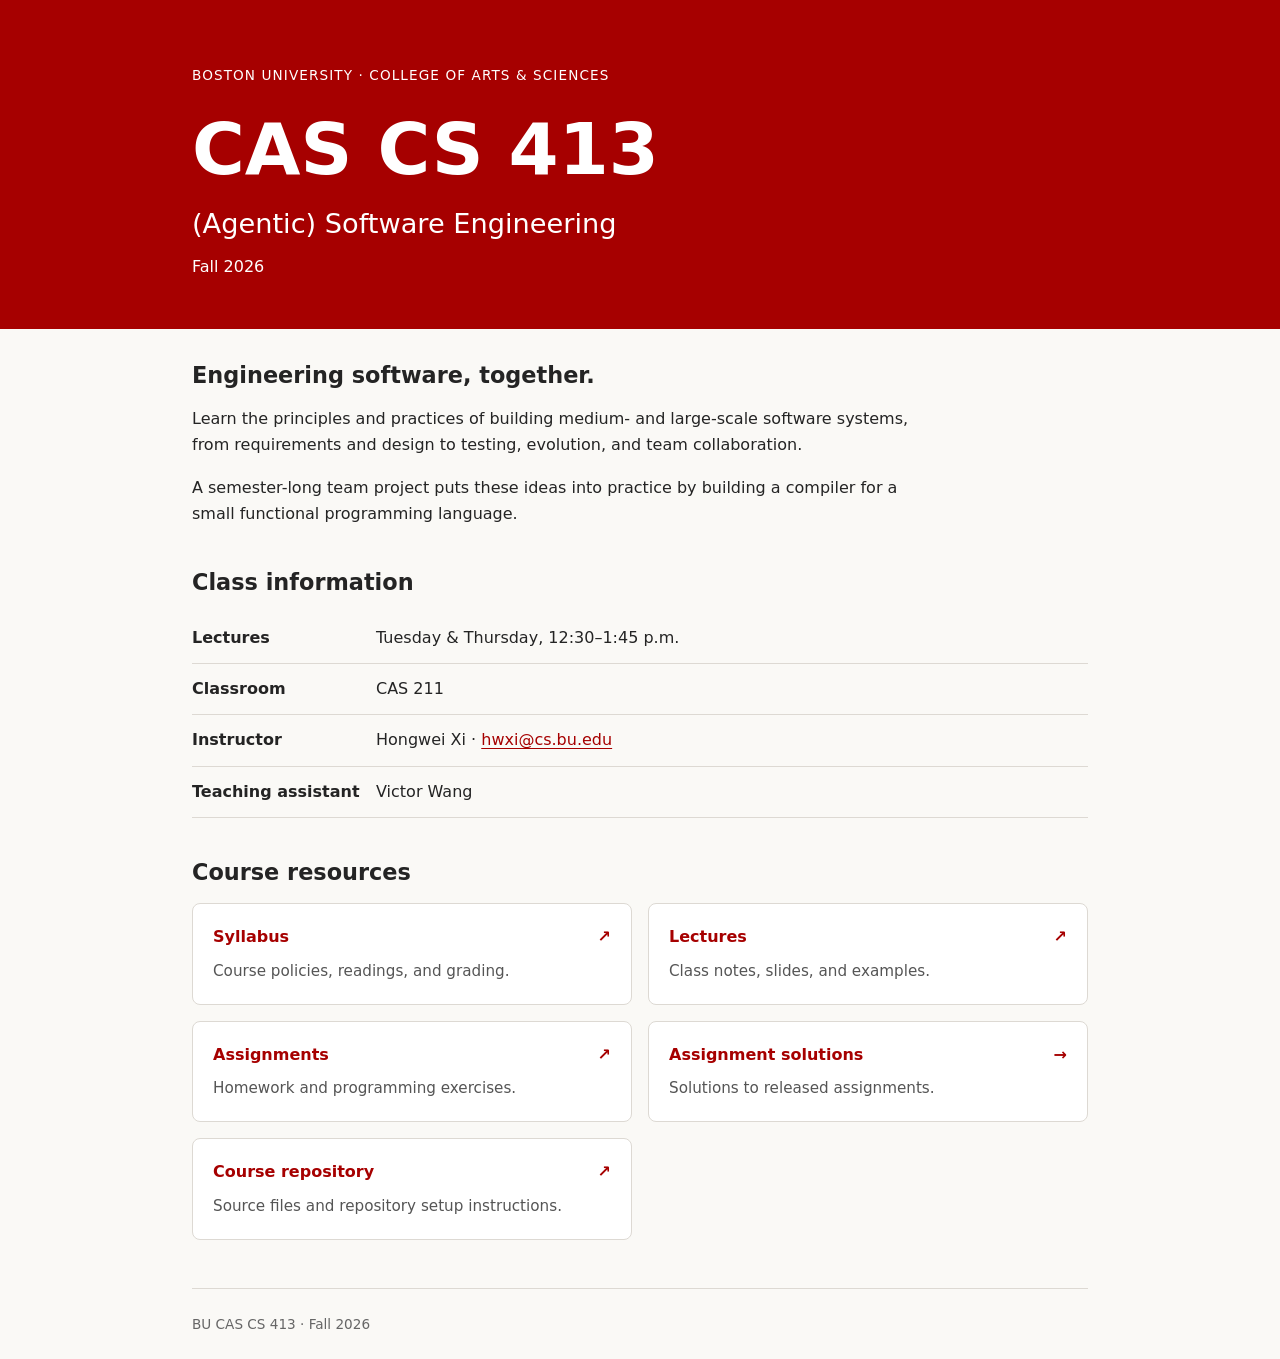
<file: public/index.html>
<!doctype html>
<html lang="en">
<head>
  <meta charset="utf-8">
  <meta name="viewport" content="width=device-width, initial-scale=1">
  <meta name="description" content="Boston University CAS CS 413: (Agentic) Software Engineering, Fall 2026. Course information, syllabus, lectures, and assignments.">
  <title>BU CAS CS 413 · Fall 2026</title>
  <link rel="stylesheet" href="styles.css">
</head>
<body>
  <header>
    <div class="container">
      <p class="eyebrow">Boston University · College of Arts &amp; Sciences</p>
      <h1>CAS CS 413</h1>
      <p class="subtitle">(Agentic) Software Engineering</p>
      <p>Fall 2026</p>
    </div>
  </header>
  <main class="container">
    <section aria-labelledby="about">
      <h2 id="about">Engineering software, together.</h2>
      <p>Learn the principles and practices of building medium- and large-scale
        software systems, from requirements and design to testing, evolution,
        and team collaboration.</p>
      <p>A semester-long team project puts these ideas into practice by building
        a compiler for a small functional programming language.</p>
    </section>
    <section aria-labelledby="details">
      <h2 id="details">Class information</h2>
      <dl>
        <div><dt>Lectures</dt><dd>Tuesday &amp; Thursday, 12:30–1:45 p.m.</dd></div>
        <div><dt>Classroom</dt><dd>CAS 211</dd></div>
        <div><dt>Instructor</dt><dd>Hongwei Xi · <a href="mailto:hwxi@cs.bu.edu">hwxi@cs.bu.edu</a></dd></div>
        <div><dt>Teaching assistant</dt><dd>Victor Wang</dd></div>
      </dl>
    </section>
    <nav aria-label="Course resources">
      <h2>Course resources</h2>
      <div class="resources">
        <a href="https://github.com/hwxi/CS413-2026-Fall/blob/main/admin/syllabus.pdf"><strong>Syllabus <span aria-hidden="true">↗</span></strong><span>Course policies, readings, and grading.</span></a>
        <a href="https://github.com/hwxi/CS413-2026-Fall/tree/main/lectures"><strong>Lectures <span aria-hidden="true">↗</span></strong><span>Class notes, slides, and examples.</span></a>
        <a href="https://github.com/hwxi/CS413-2026-Fall/tree/main/assigns"><strong>Assignments <span aria-hidden="true">↗</span></strong><span>Homework and programming exercises.</span></a>
        <a href="solutions.html"><strong>Assignment solutions <span aria-hidden="true">→</span></strong><span>Solutions to released assignments.</span></a>
        <a href="https://github.com/hwxi/CS413-2026-Fall"><strong>Course repository <span aria-hidden="true">↗</span></strong><span>Source files and repository setup instructions.</span></a>
      </div>
    </nav>
  </main>
  <footer class="container">BU CAS CS 413 · Fall 2026</footer>
</body>
</html>
</file>
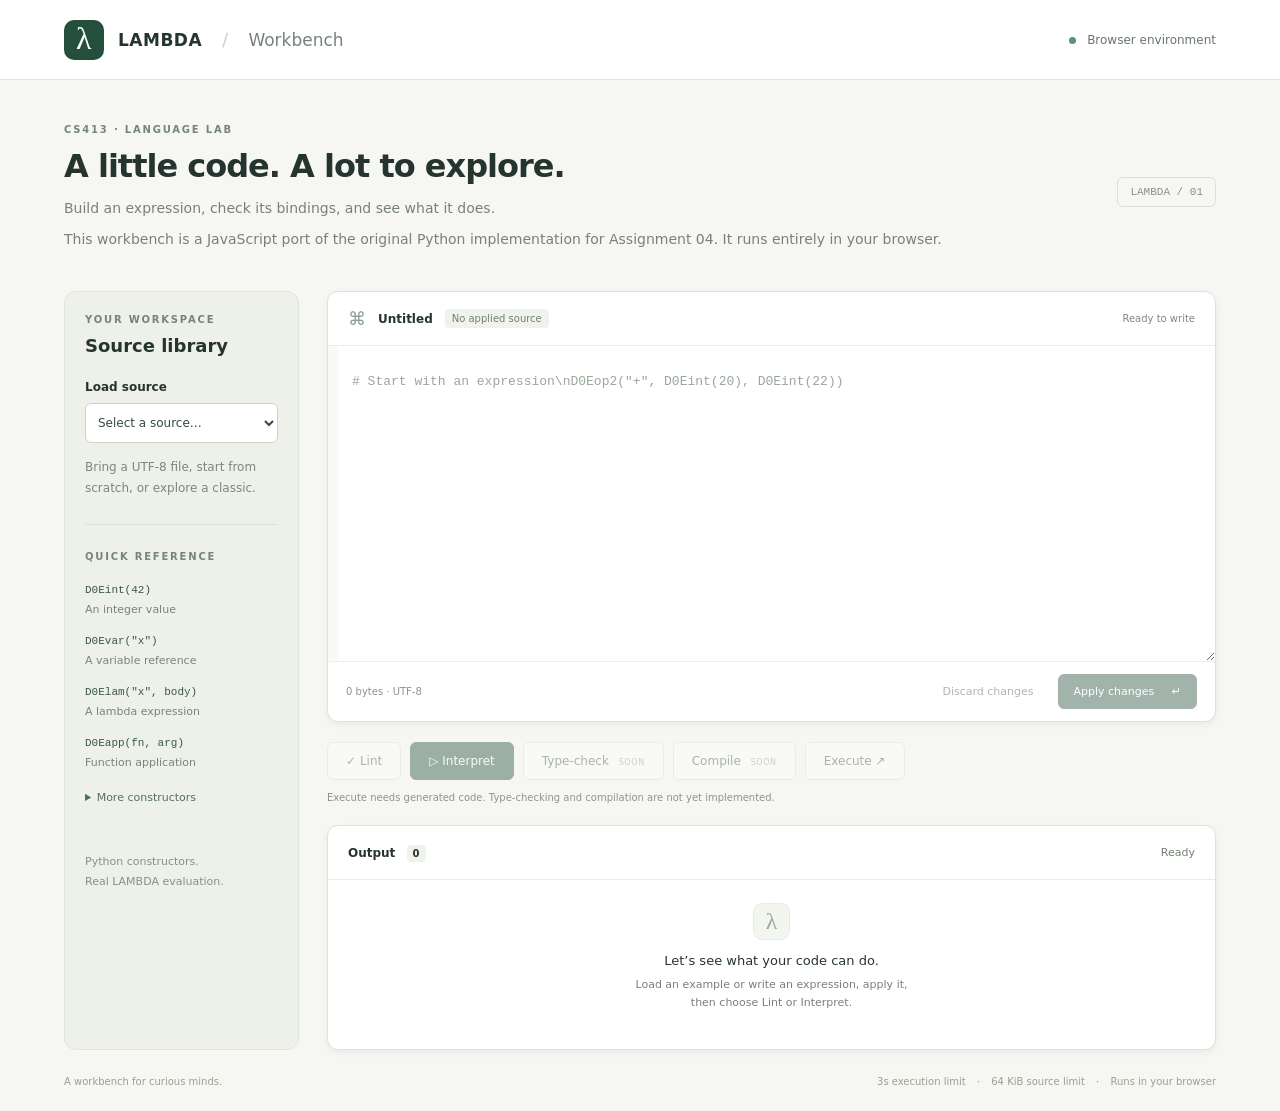
<file: public/Solution04/static/index.html>
<!doctype html>
<html lang="en">
<head><meta charset="utf-8"><meta name="viewport" content="width=device-width,initial-scale=1"><title>LAMBDA · Workbench</title><link rel="stylesheet" href="style.css"></head>
<body>
<header><a class="brand" href="./" aria-label="LAMBDA home"><span class="logo">λ</span> LAMBDA <span class="divider">/</span> <span class="muted">Workbench</span></a><span class="local"><i></i> Browser environment</span></header>
<main>
<div class="intro"><div><div class="eyebrow">CS413 · LANGUAGE LAB</div><h1>A little code. A lot to explore.</h1><p>Build an expression, check its bindings, and see what it does.</p><p>This workbench is a JavaScript port of the original Python implementation for Assignment 04. It runs entirely in your browser.</p></div><span class="version">LAMBDA / 01</span></div>
<div class="workspace">
<aside><div class="eyebrow">YOUR WORKSPACE</div><h2>Source library</h2><label for="load">Load source</label><select id="load"><option value="">Select a source…</option><option value="file">Choose File…</option><option value="manual">Manual input</option><option value="Factorial">Factorial (canned)</option><option value="Fibonacci">Fibonacci (canned)</option><option value="Arithmetic">Arithmetic</option><option value="Undeclared">Undeclared variable</option><option value="Runtime-error">Runtime error</option></select><input hidden type="file" id="file" accept=".py,.txt,.lambda"><div class="library-note">Bring a UTF-8 file, start from scratch, or explore a classic.</div><div class="side-rule"></div><div class="eyebrow">QUICK REFERENCE</div><dl><dt>D0Eint(42)</dt><dd>An integer value</dd><dt>D0Evar("x")</dt><dd>A variable reference</dd><dt>D0Elam("x", body)</dt><dd>A lambda expression</dd><dt>D0Eapp(fn, arg)</dt><dd>Function application</dd></dl><details><summary>More constructors</summary><p class="reference">D0Ebtf(bool)<br>D0Eop1(op, a)<br>D0Eop2(op, a, b)<br>D0Efix(name, param, body)<br>D0Eif0(test, yes, no)<br>D0Elet(name, value, body)<br>D0Epair(a, b)<br>D0Epfst(pair)<br>D0Epsnd(pair)</p></details><div class="side-bottom">Python constructors.<br>Real LAMBDA evaluation.</div></aside>
<section class="desk"><div class="panel editor-panel"><div class="panel-head"><div><span class="tiny-icon">⌘</span> <strong id="source-name">Untitled</strong><span class="badge" id="revision">No applied source</span></div><span id="edit-state">Ready to write</span></div><label class="sr-only" for="editor">Source editor</label><textarea id="editor" spellcheck="false" placeholder='# Start with an expression\nD0Eop2("+", D0Eint(20), D0Eint(22))'></textarea><div class="editor-foot"><span id="size">0 bytes · UTF-8</span><div><button id="discard" class="quiet">Discard changes</button><button id="apply" class="dark">Apply changes <span>↵</span></button></div></div></div>
<div class="tools" aria-label="Language tools"><button data-action="lint">✓ <span>Lint</span></button><button data-action="interpret" class="primary">▷ <span>Interpret</span></button><button data-action="typecheck">Type-check <small>SOON</small></button><button data-action="compile">Compile <small>SOON</small></button><button data-action="execute" disabled title="Requires generated code from a compiler">Execute ↗</button></div>
<div class="execution-note">Execute needs generated code. Type-checking and compilation are not yet implemented.</div>
<section class="panel output-panel"><div class="panel-head"><strong>Output <span id="result-count" class="count">0</span></strong><span id="status" role="status" aria-live="polite">Ready</span></div><div id="notice" role="alert" hidden></div><div id="results" aria-live="polite"><div class="empty"><span class="empty-symbol">λ</span><h3>Let’s see what your code can do.</h3><p>Load an example or write an expression, apply it,<br>then choose Lint or Interpret.</p></div></div></section>
</section></div><footer><span>A workbench for curious minds.</span><span>3s execution limit <b>·</b> 64 KiB source limit <b>·</b> Runs in your browser</span></footer>
</main><script src="runtime.js"></script><script src="examples.js"></script><script src="app.js"></script>
</body></html>
</file>
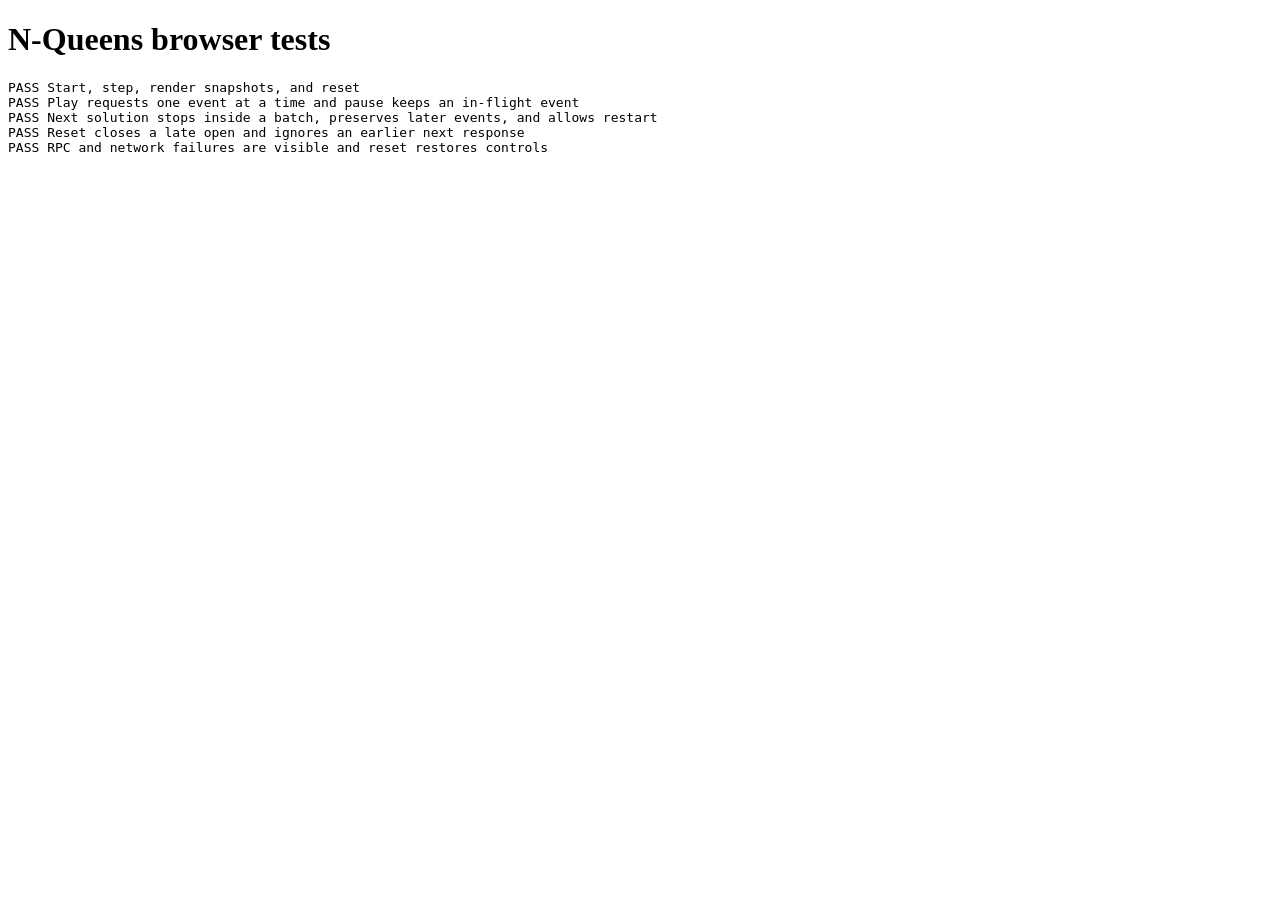
<file: assigns/08/MySolution/tests/browser/index.html>
<!doctype html>
<html lang="en">
<head>
  <meta charset="utf-8">
  <title>N-Queens browser tests</title>
  <script type="module" src="./client.test.js"></script>
</head>
<body>
  <h1>N-Queens browser tests</h1>
  <pre id="results" data-state="running">Running…</pre>
</body>
</html>
</file>
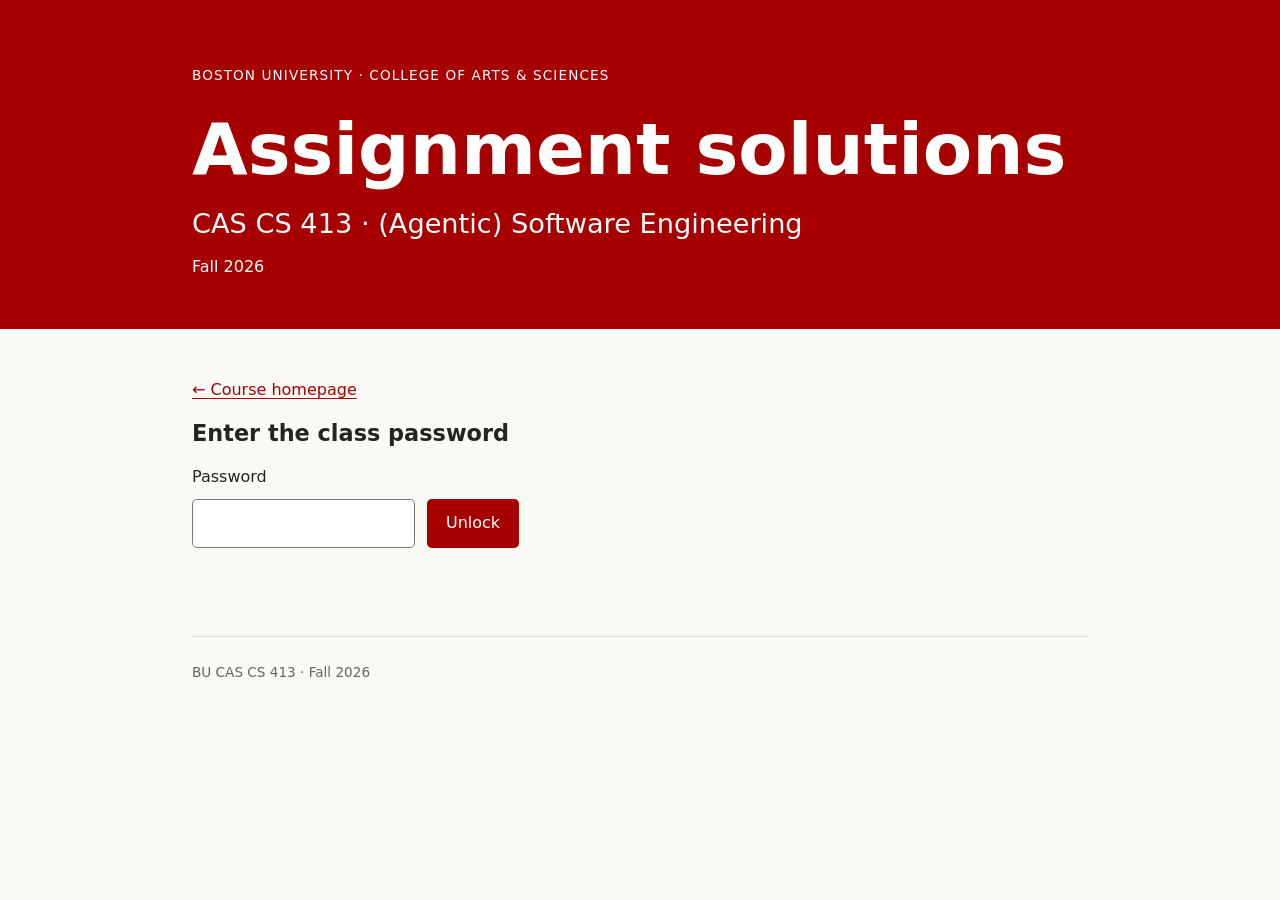
<file: public/solutions.html>
<!doctype html>
<html lang="en">
<head>
  <meta charset="utf-8">
  <meta name="viewport" content="width=device-width, initial-scale=1">
  <meta name="description" content="Assignment solutions for Boston University CAS CS 413: (Agentic) Software Engineering, Fall 2026.">
  <title>Assignment solutions · BU CAS CS 413 · Fall 2026</title>
  <link rel="stylesheet" href="styles.css">
  <style>
    .password-controls { display: flex; flex-wrap: wrap; gap: .75rem; margin-top: .5rem; }
    .password-controls input { min-width: 0; max-width: 100%; padding: .65rem; font: inherit; border: 1px solid #777; border-radius: .3rem; }
    .password-controls button { padding: .65rem 1.2rem; font: inherit; background: #a60000; color: white; border: 0; border-radius: .3rem; cursor: pointer; }
    .password-controls button:disabled { opacity: .6; cursor: wait; }
    .password-controls :focus-visible { outline: 3px solid #1765ab; outline-offset: 3px; }
  </style>
</head>
<body>
  <header>
    <div class="container">
      <p class="eyebrow">Boston University · College of Arts &amp; Sciences</p>
      <h1>Assignment solutions</h1>
      <p class="subtitle">CAS CS 413 · (Agentic) Software Engineering</p>
      <p>Fall 2026</p>
    </div>
  </header>
  <main class="container">
    <nav aria-label="Course navigation"><p><a href="index.html">← Course homepage</a></p></nav>
    <section aria-labelledby="unlock-heading">
      <h2 id="unlock-heading">Enter the class password</h2>
      <form id="unlock-form">
        <label for="password">Password</label>
        <div class="password-controls">
          <input id="password" name="password" type="password" autocomplete="current-password" required aria-describedby="unlock-status">
          <button type="submit">Unlock</button>
        </div>
        <p id="unlock-status" role="status" aria-live="polite"></p>
      </form>
      <noscript>JavaScript is required to unlock this page.</noscript>
    </section>
  </main>
  <footer class="container">BU CAS CS 413 · Fall 2026</footer>

<script>
'use strict';
// Only encrypted page content is published. The password is not stored here.
const protectedContent = {"salt": "vT7GRV0D/cjv+jvnJGV2Bg==", "iv": "6j+ZZhiZzNc1CSyD", "ciphertext": "gSKXQv9YObYOlw9whwZd4dxtorwW+sHRYJrgLOHops3CW/S1VU6PQB0bXuBKu1FNvGos0a+IZNA8D108ErUJUlMOPDI4uLG6peiheQXtVzZYxBKgFpqxmMbTCze2/u24XhxvF1ghzedlKEET5pUCFsciZV0GjllCkfLApYRJnt5RQrRe+zqvZrvYzD8TcWgroMgOxPFBuzaSLkj7hl67yMZa183B5jndxeTG9Zjvf42WHuYJETk8tmzCg9irBwimdeuSy5pHnXwKiIFx2RhdbTkXWV7K+p21X2UVME6q4FdSrv+sjtn/AUHZE8hE5QnsuIZ5en+M+pjknJ6smIu+syGorNQ9JS6rZQN/h9GBZrEcyT01SGWqrTvLaGSwjnLy5VeYv1NbznnAKqxnfaqA43knTl0jRUU353M/Kqw4YOkKDOrvO/DS7WOwM+5nZMsF7sk8otu5QlY36WRmgPO3mivciWhhknhSPkbLA/[base64]/1HAuYexjeivXiLVIM25JjwfTcCiKPCuSKS/ZucPVhow5HS/1FquXxf0cf1nD5zJCKFl0yA/LQ50J0XaV3mQSLNpp6lx1qDF2ZhcgeQ4+CVLl3mfLXVcEUkx5SZNcQAVw0pEibfyEDopMFcvslLzzPvunqtek9AoZTTqreHfarh8pPNif4TrLTu7sQD8tOpn/mFI1FLH6XGewgt/Pg6zfCof4jXtDNDw689gdw9vNdH3PbyUlU4PiXJjfjv4zZRqeHl2QqNW+Thiswycvrd6INc1JrIvyOJvWJ7Co6a8fgfohMZJuogErbcKBUwhEExitW/Bm0UuSABZbD0zlzp9b/OOfQ56jh3mHatcuVTknp1w8wMhh6qPR4TqbFsr2l1nEby+Dg84e2wIF0DD0Q7ujhS8X3egsgRzV+LHhuO7FlNOpEGxZjxurUBzvpLHmSundHin7uZLLzIsZ4Js2YQTP9fzDzNVn58/bDTT+M7TVl3piVxlq1M2xC5aJf0MDR3E/ZbOo+0E3+NYcEeD047MkFs4myiX/k1C1ul4fZTLgP3o90rf2xoX6a5AJkHzM+cEOeiWgOoVdQ4FT1qSirYkttx/2UOOkRf3CdKzUYeEokepBwNZTcg9DcGitPI+cZYAVkwLehan04XjUKLgmnPVwPuSddRm35SA2p8GkrC4XH2hMfva+WDsOll1mawZQs7mnsNdtH+tvWtYnvipQI7zQrG1vJYtwzHVvnmoFA7n4huAGUtFTWEjaYSuRA4BtnTC0Zp7YYzvMo8eoOv6ub0dfT/Hv6D29I3B7P4+ie3V8VrQNv2pl1gyM5a9B1CiYKt1Mefm6VdsGKR6SGRY2xOUIQvi20a+0HQ0fbn44pehyFn1lcQrQLExUqR8NbF3xiJzLF2BtcEkQIK4KicdOs5y4jSym5Rtves7YFn77PIAVunM/K9R/njXtbyNoJNhIcAI64r1AgzSQ4p4ymWZrp13r4f/RAVY7TDBSifihurFz2x/UiGt5zbn7GduJWdnIs2y6Gn3JlGw8xUk8yPlTwPitSZyJHrZfv9Eg3e5oko19mCRaw5c0LlZJ3pKLaV7cY+oXMXcQNYm8bVowlKPB0Ur368cEqL1cNmgngu6Bl9RGsE8K7EyuwqTxfDHMYE8INIPEChTj/9lPYxZ2zhqOZ3CuJiXS5u4IlpF/squBQYP7nTQz39Q4M9o1eq7eWQg2EzL5dPdWrDy7XL+n7ktPWRKbh1uQxBA6TUT8fAQGymppwugI5+TWhLGNV7ddY7wsD4ZIsc4z1geTwU7PTrP2OcqEM/oalPsp3ODhsJOYH1nekokxw+H+w58p1z2jJOKU/8VnpU="};
async function decryptContent(password) {
  const decode = value => Uint8Array.from(atob(value), c => c.charCodeAt(0));
  const material = await crypto.subtle.importKey('raw', new TextEncoder().encode(password), 'PBKDF2', false, ['deriveKey']);
  const key = await crypto.subtle.deriveKey({name:'PBKDF2', salt:decode(protectedContent.salt), iterations:600000, hash:'SHA-256'}, material, {name:'AES-GCM', length:256}, false, ['decrypt']);
  const plaintext = await crypto.subtle.decrypt({name:'AES-GCM', iv:decode(protectedContent.iv)}, key, decode(protectedContent.ciphertext));
  return new TextDecoder().decode(plaintext);
}
const form = document.getElementById('unlock-form');
form.addEventListener('submit', async event => {
  event.preventDefault();
  const status = document.getElementById('unlock-status');
  const input = document.getElementById('password');
  const button = form.querySelector('button');
  if (!globalThis.crypto?.subtle) {
    status.textContent = 'Please open this page over HTTPS or through a local server to unlock it.';
    return;
  }
  button.disabled = true;
  status.textContent = 'Unlocking…';
  try {
    const content = await decryptContent(input.value);
    input.value = '';
    const main = document.querySelector('main');
    main.innerHTML = content;
    const heading = main.querySelector('h2');
    heading.setAttribute('tabindex', '-1');
    heading.focus();
  } catch {
    status.textContent = 'Incorrect password. Please try again.';
    input.select();
  } finally {
    button.disabled = false;
  }
});
</script>
</body>
</html>
</file>
<file: public/styles.css>
:root {
  color-scheme: light;
  font-family: system-ui, -apple-system, BlinkMacSystemFont, "Segoe UI", sans-serif;
  line-height: 1.65;
  color: #242424;
  background: #faf9f6;
}
* { box-sizing: border-box; }
body { margin: 0; }
.container { width: min(100% - 2.5rem, 56rem); margin-inline: auto; }
header { background: #a60000; color: white; padding: 3.5rem 0 2.5rem; }
header p { margin: .5rem 0; }
.eyebrow { font-size: .85rem; letter-spacing: .08em; text-transform: uppercase; }
h1 { font-size: clamp(2.75rem, 8vw, 4.5rem); line-height: 1.1; margin: 1.5rem 0 .75rem; }
.subtitle { font-size: clamp(1.2rem, 4vw, 1.7rem); }
main { padding-block: 2rem 3rem; }
section { margin-bottom: 2.5rem; }
h2 { font-size: 1.4rem; line-height: 1.3; margin: 0 0 1rem; }
p { max-width: 72ch; }
a { color: #a60000; text-underline-offset: .2em; }
a:hover { text-decoration-thickness: 2px; }
a:focus-visible { outline: 3px solid #1765ab; outline-offset: 5px; }
dl { margin: 0; }
dl div { display: grid; grid-template-columns: 11rem 1fr; gap: .5rem; padding: .75rem 0; border-bottom: 1px solid #ddd9d3; }
dt { font-weight: 600; }
dd { margin: 0; overflow-wrap: anywhere; }
.resources { display: grid; grid-template-columns: repeat(2, 1fr); gap: 1rem; }
.resources a { display: block; padding: 1.25rem; background: white; border: 1px solid #ddd9d3; border-radius: .5rem; text-decoration: none; }
.resources a:hover { border-color: #a60000; }
.resources strong { display: flex; justify-content: space-between; gap: 1rem; }
.resources a > span { display: block; color: #555; font-size: .95rem; margin-top: .5rem; }
footer { border-top: 1px solid #ddd9d3; padding-block: 1.5rem; color: #666; font-size: .85rem; }
@media (max-width: 36rem) {
  header { padding-top: 2rem; }
  dl div, .resources { grid-template-columns: 1fr; }
  dl div { gap: .15rem; }
}
</file>
<file: public/Solution04/static/style.css>
:root{font-family:Inter,ui-sans-serif,system-ui,-apple-system,BlinkMacSystemFont,"Segoe UI",sans-serif;color:#25342e;background:#f6f7f3;font-size:14px}*{box-sizing:border-box}body{margin:0}header{height:80px;background:#fff;border-bottom:1px solid #e1e6df;display:flex;align-items:center;justify-content:space-between;padding:0 5%}.brand{display:flex;align-items:center;gap:14px;color:inherit;text-decoration:none;font-size:17px;font-weight:700;letter-spacing:.5px}.logo{background:#244f3d;color:#fff;font:32px Georgia;width:40px;height:40px;border-radius:10px;text-align:center}.divider{color:#c8cec8;font-weight:400;margin:0 6px}.muted{font-weight:400;color:#78827b;letter-spacing:0}.local{font-size:12px;color:#67766b}.local i{display:inline-block;width:7px;height:7px;border-radius:100%;background:#599474;margin-right:7px}main{max-width:1480px;margin:auto;padding:44px 5% 24px}.intro{display:flex;justify-content:space-between;align-items:center;margin-bottom:32px}.eyebrow{font-size:10px;letter-spacing:1.8px;font-weight:700;color:#768579}h1{font-size:32px;font-weight:550;letter-spacing:-1px;margin:12px 0}p{color:#788179;line-height:1.65;margin:8px 0}.version{font:11px monospace;color:#879289;border:1px solid #dce2d9;border-radius:6px;padding:8px 12px}.workspace{display:grid;grid-template-columns:235px minmax(0,1fr);gap:28px}aside{padding:22px 20px;background:#eef1e9;border:1px solid #e0e5da;border-radius:12px;position:relative}h2{font-size:18px;margin:10px 0 24px}label{display:block;font-size:12px;font-weight:600;margin-bottom:9px}select{width:100%;padding:11px 8px;border:1px solid #cbd4c8;border-radius:6px;background:#fff;color:#344b3c;font:inherit;font-size:12px}.library-note{font-size:12px;line-height:1.7;color:#7c877c;margin:14px 0}.side-rule{height:1px;background:#dce2d7;margin:26px 0}dl{margin-top:22px}dt{font:11px ui-monospace,monospace;color:#3c5845;margin-top:19px}dd{margin:7px 0;color:#7a8479;font-size:11px}summary{font-size:11px;color:#52715a;cursor:pointer;margin-top:22px}.reference{font:10px/2 monospace;overflow-wrap:anywhere}.side-bottom{font-size:11px;line-height:1.8;color:#889081;margin-top:48px}.panel{border:1px solid #dde3da;border-radius:11px;background:white;overflow:hidden;box-shadow:0 3px 7px #203e2510}.panel-head{min-height:54px;display:flex;align-items:center;justify-content:space-between;gap:10px;padding:12px 20px;border-bottom:1px solid #e8ece6;font-size:12px}.panel-head>div{display:flex;align-items:center;gap:12px}.tiny-icon{color:#8b9a8e;font-size:18px}.badge{background:#f0f3ed;color:#71806e;border-radius:4px;padding:4px 7px;font-size:10px}#edit-state{font-size:10px;color:#7d897d}textarea{display:block;width:100%;min-height:315px;resize:vertical;border:0;outline:0;padding:24px;color:#304e3d;background:linear-gradient(90deg,#f8faf6 0,#f8faf6 10px,#fff 10px);font:13px/1.85 ui-monospace,SFMono-Regular,Consolas,monospace;tab-size:4}textarea:focus{box-shadow:inset 0 0 0 2px #86aa8a}textarea::placeholder{color:#9aa79a}.editor-foot{display:flex;justify-content:space-between;align-items:center;padding:12px 18px;border-top:1px solid #edf0e9;font-size:10px;color:#8a9588}.editor-foot>div{display:flex;gap:8px}button{font:600 12px inherit;font-family:inherit;border:1px solid #d8dfd3;background:#fff;border-radius:6px;padding:10px 15px;color:#455d49;cursor:pointer;transition:background .15s}button:hover:enabled{background:#e9efe4}button:disabled{opacity:.43;cursor:not-allowed}.quiet{border-color:transparent;background:transparent;font-size:11px}.dark,.primary{background:#28513e;color:#fff;border-color:#28513e}.dark:hover:enabled,.primary:hover:enabled{background:#38664d}.dark{font-size:11px}.dark span{margin-left:14px}.tools{display:flex;gap:9px;flex-wrap:wrap;margin-top:20px}.tools button{padding:11px 18px;font-size:12px}.tools small{font-size:8px;margin-left:6px;color:#909b8d;letter-spacing:.6px}.execution-note{font-size:10px;color:#8c9588;margin:12px 0 22px}.output-panel{min-height:225px}.count{font-size:10px;background:#eff3ec;padding:3px 6px;border-radius:4px;margin-left:7px}#status{font-size:11px;color:#70816d}.empty{text-align:center;padding:23px 10px 29px}.empty-symbol{display:inline-block;font:24px Georgia;color:#9dac99;background:#f3f5ef;border:1px solid #e7ece2;border-radius:9px;width:37px;height:37px;line-height:35px}.empty h3{font-size:13px;font-weight:500;margin:13px 0 4px}.empty p{font-size:11px}.result{padding:16px 20px;border-bottom:1px solid #edf0e9}.result-meta{display:flex;gap:12px;font-size:10px;color:#7b8976;text-transform:uppercase;letter-spacing:.5px}.result pre{white-space:pre-wrap;overflow-wrap:anywhere;font:13px/1.6 ui-monospace,monospace;margin-bottom:0}.result[data-outcome$="error"]{border-left:3px solid #bc7258}.result[data-outcome="success"]{border-left:3px solid #6d9271}#notice{padding:13px 20px;color:#984a36;background:#fff3ec;font-size:12px}footer{display:flex;justify-content:space-between;color:#98a090;font-size:10px;margin-top:26px}footer b{margin:0 8px;font-weight:400}.sr-only{position:absolute;width:1px;height:1px;overflow:hidden;clip:rect(0,0,0,0)}:focus-visible{outline:2px solid #679a74;outline-offset:3px}@media(max-width:800px){main{padding:28px 5%}.workspace{grid-template-columns:1fr}aside{padding:16px}aside dl,aside details,.side-rule,.side-bottom,aside>.eyebrow{display:none}aside h2{margin:0 0 14px}.library-note{margin-bottom:0}.version,.local{display:none}h1{font-size:27px}.panel-head{padding:12px}.badge{font-size:9px}.tools button{padding:10px 12px}footer{gap:20px;line-height:1.8}.editor-foot{padding:10px}header{height:65px}.brand{font-size:14px}}
</file>
